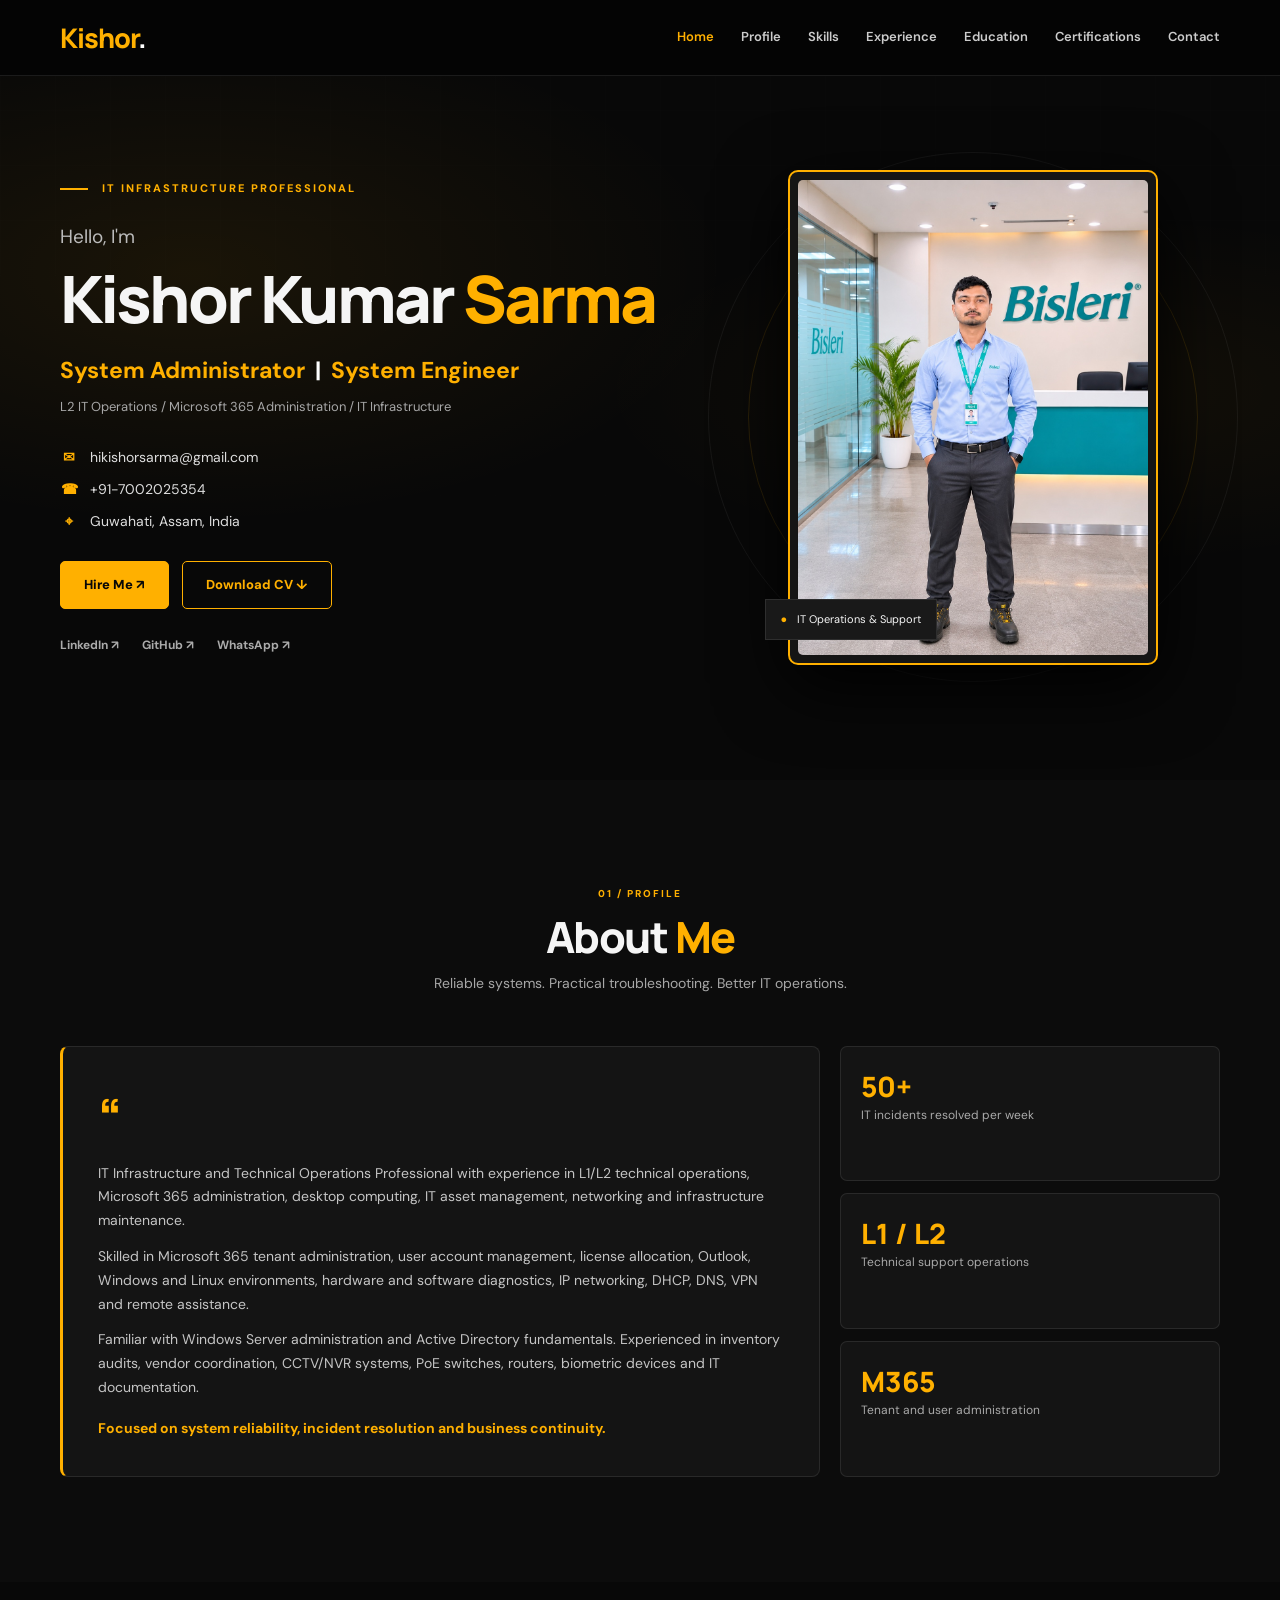
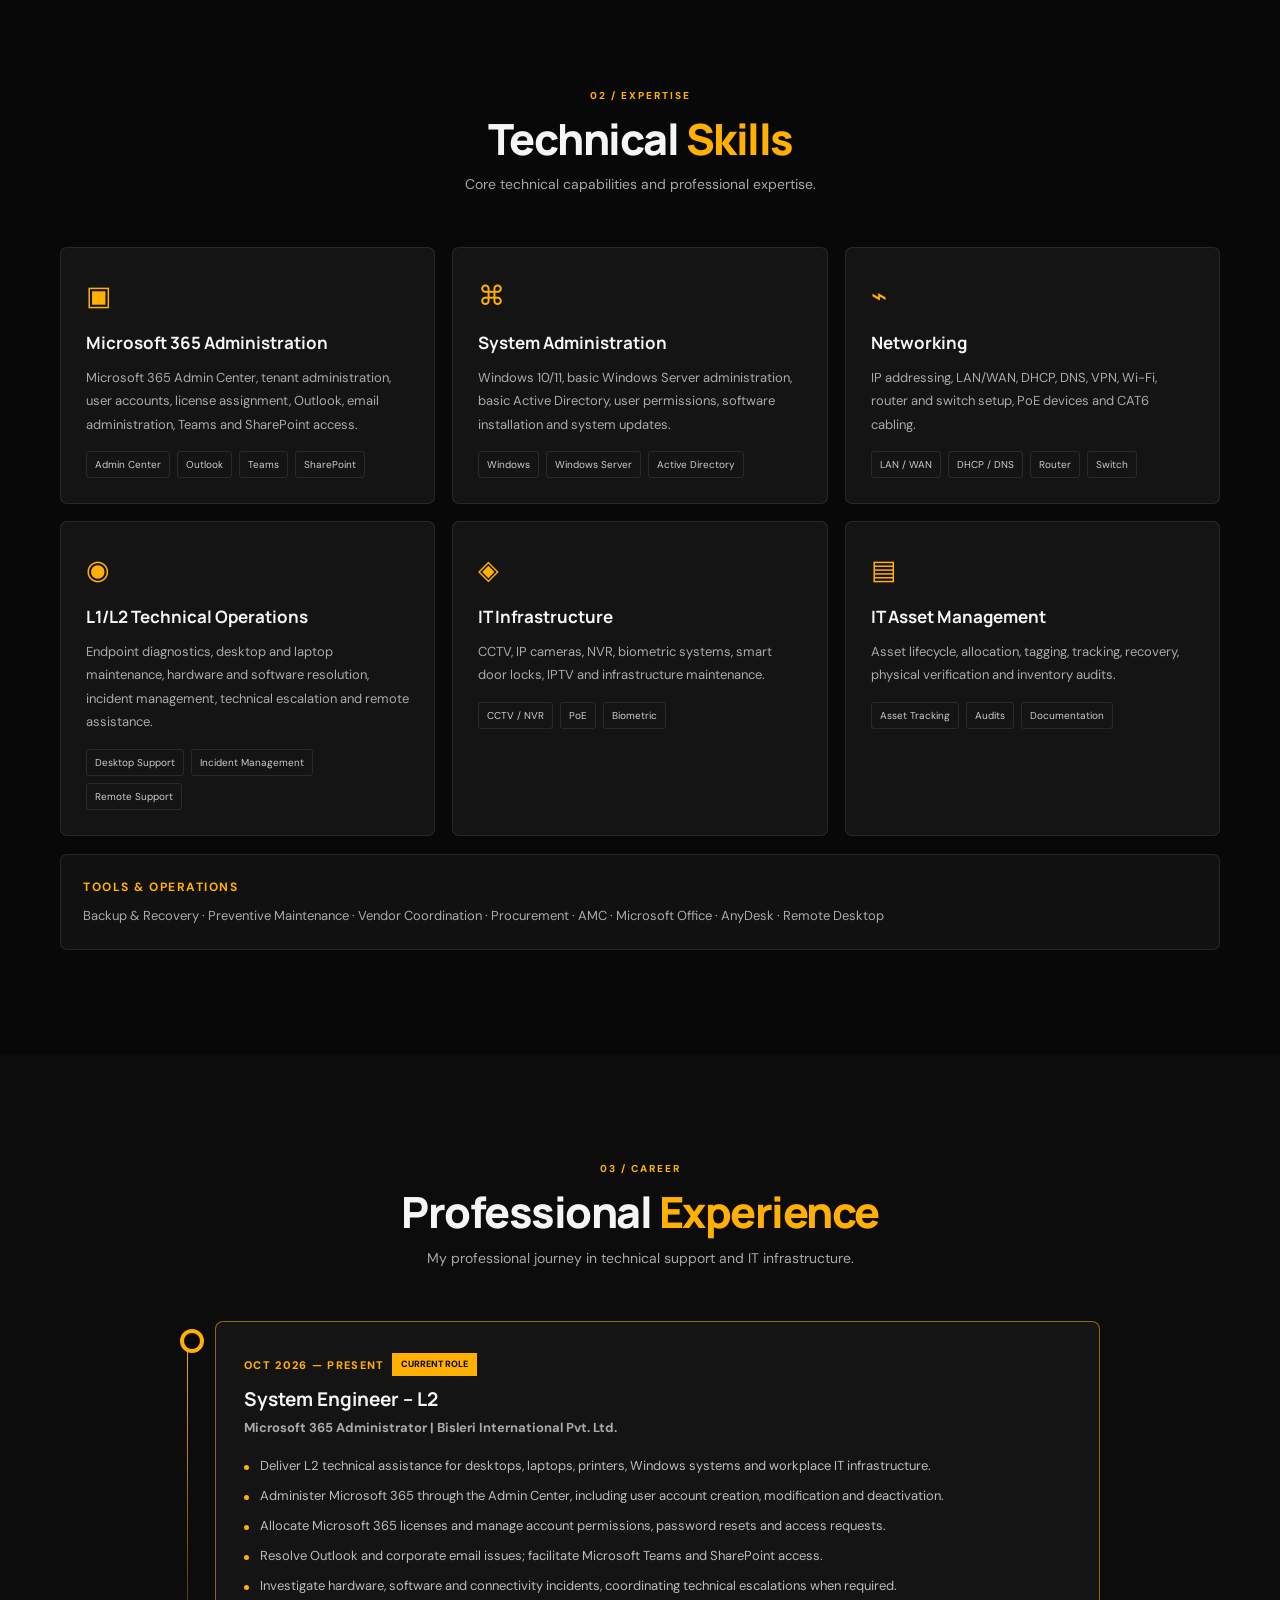
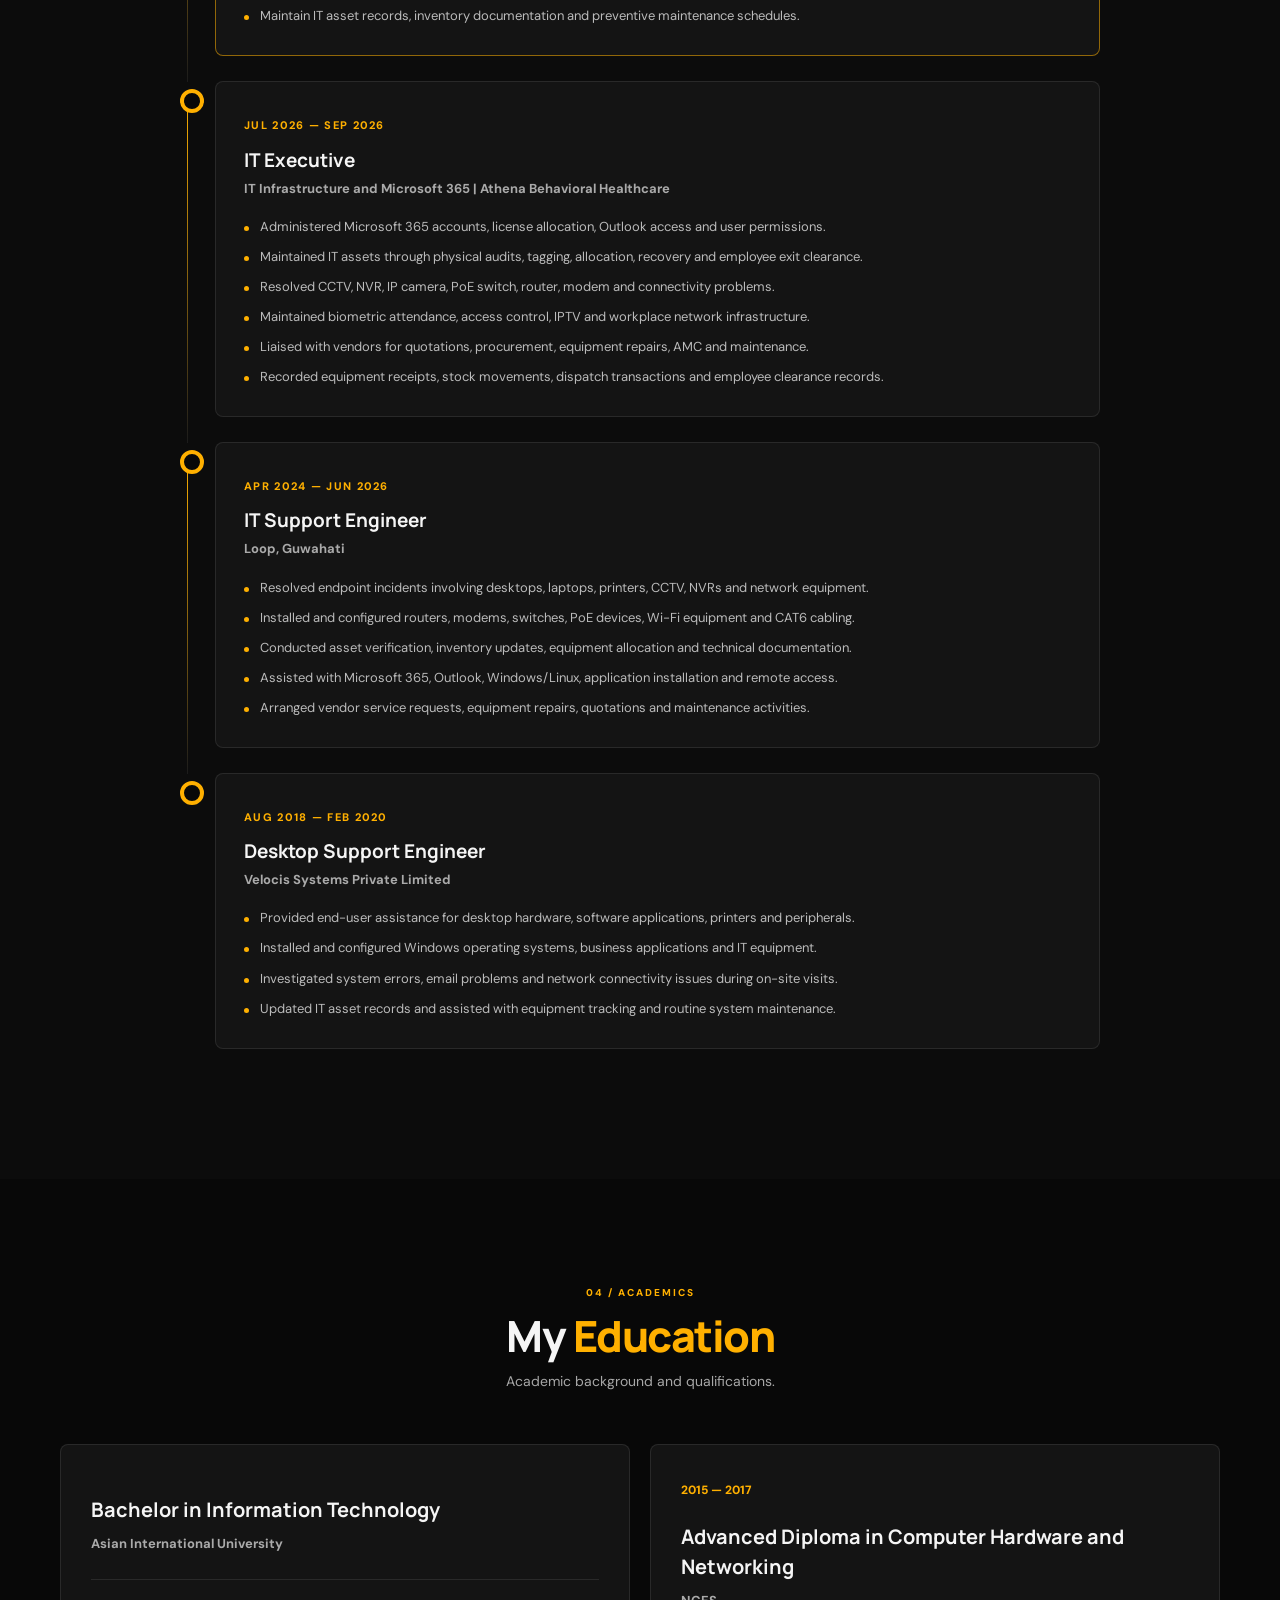
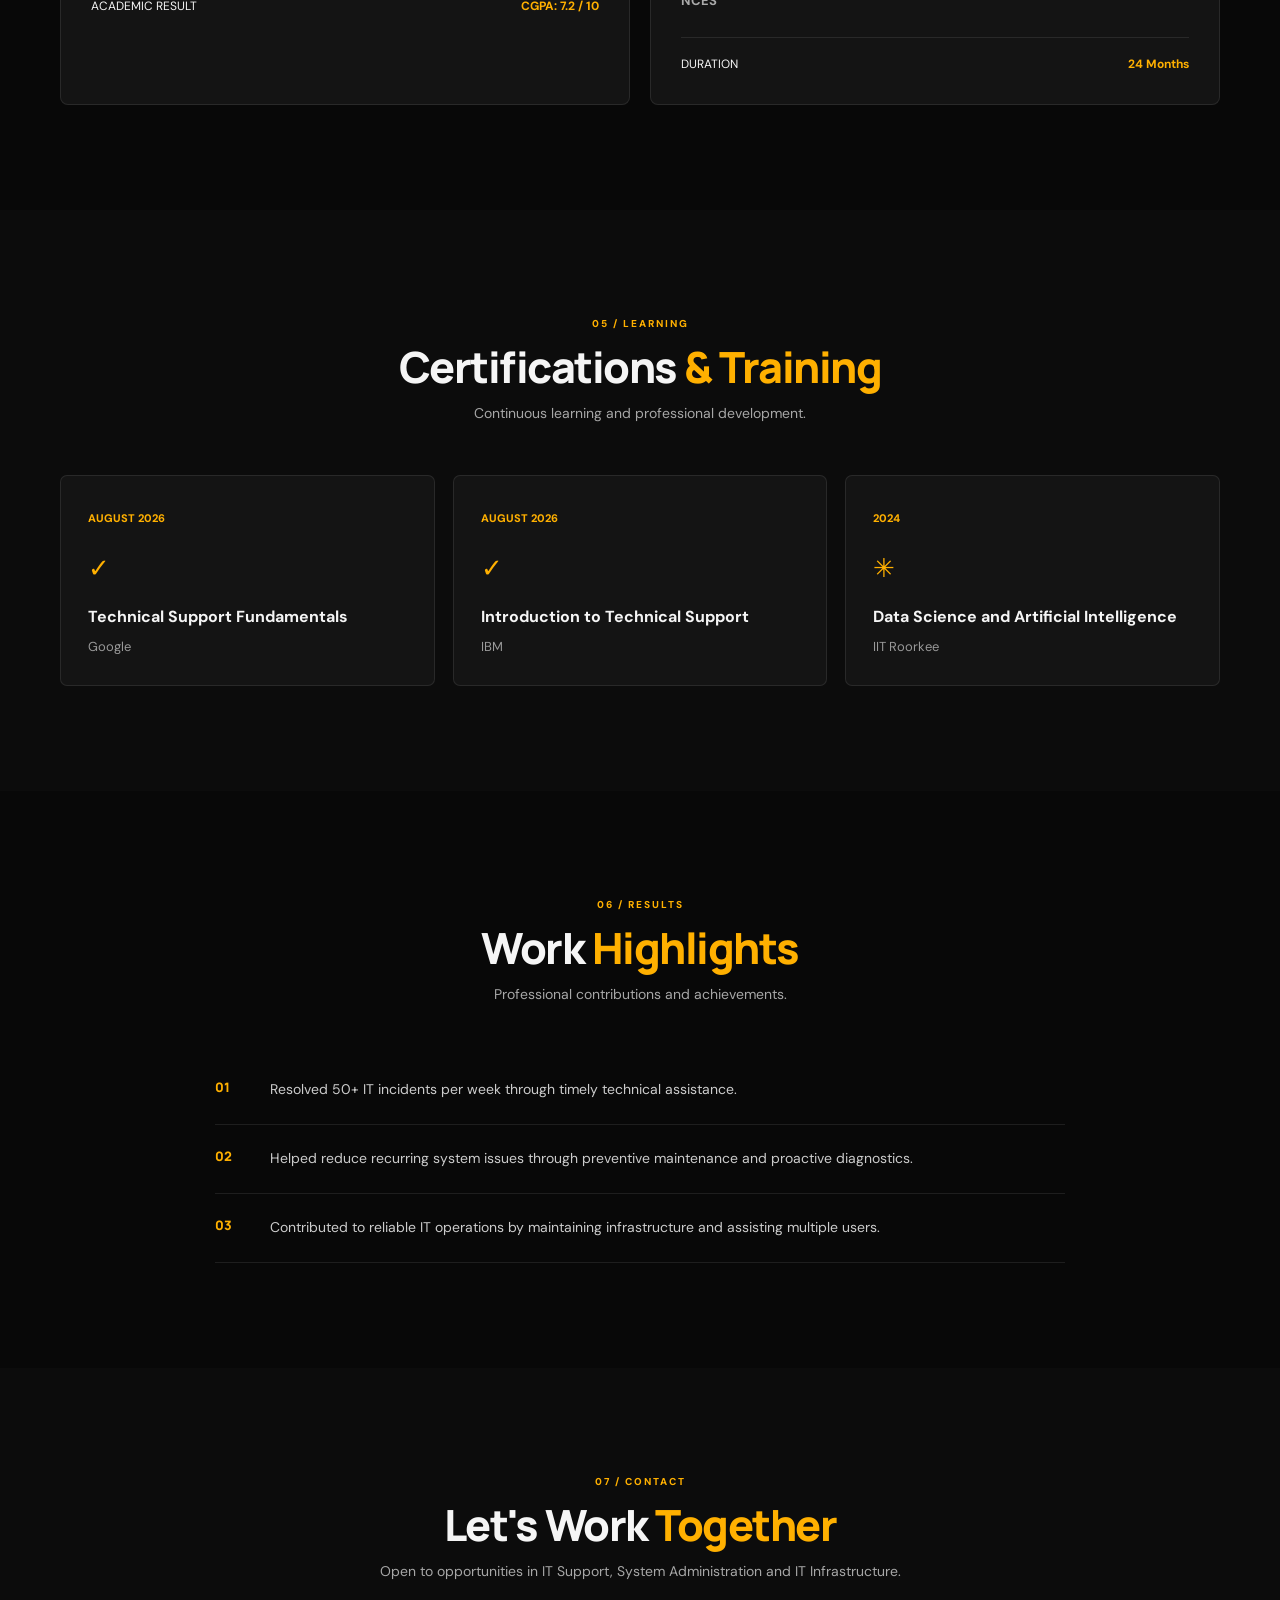
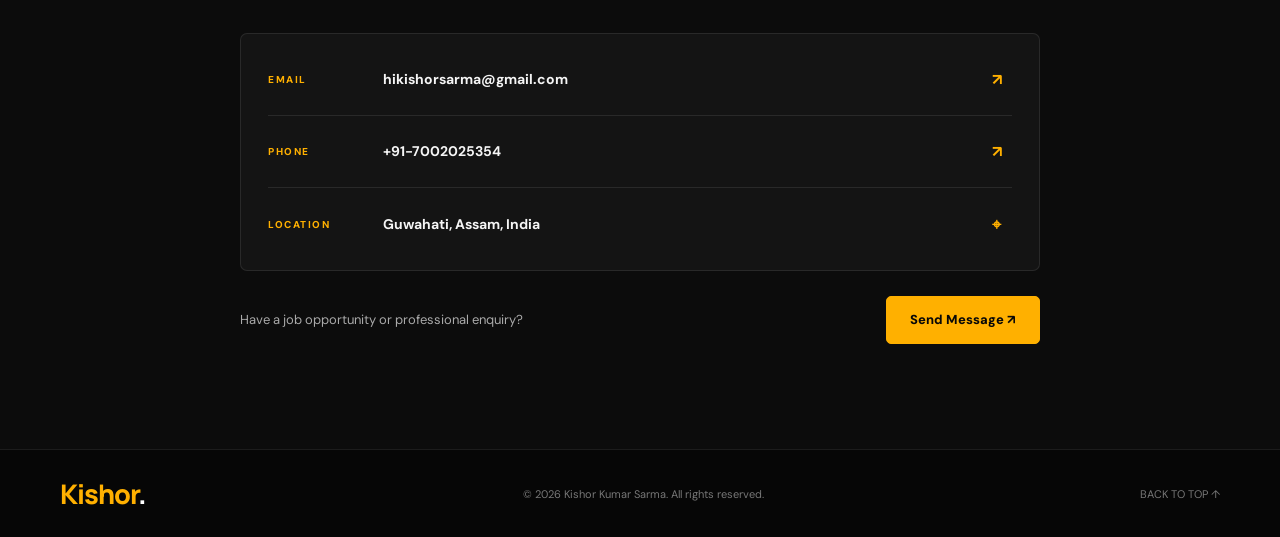
<file: index.html>
<!DOCTYPE html>
<html lang="en">
<head>
<meta charset="UTF-8">
<meta name="viewport" content="width=device-width, initial-scale=1.0">
<meta name="description" content="Kishor Kumar Sarma — IT Infrastructure Professional, System Administrator and System Engineer.">
<meta name="theme-color" content="#080808">
<title>Kishor Kumar Sarma | IT Infrastructure Portfolio</title>
<link rel="preconnect" href="https://fonts.googleapis.com">
<link rel="preconnect" href="https://fonts.gstatic.com" crossorigin>
<link href="https://fonts.googleapis.com/css2?family=DM+Sans:wght@400;500;600;700&family=Manrope:wght@400;500;600;700;800&display=swap" rel="stylesheet">
<style>
:root{--bg:#080808;--panel:#141414;--gold:#ffb000;--white:#f5f5f5;--muted:#a7a7a7;--border:rgba(255,255,255,.09);--font:'DM Sans',sans-serif;--heading:'Manrope',sans-serif}
*{margin:0;padding:0;box-sizing:border-box}
html{scroll-behavior:smooth;scroll-padding-top:85px}
body{background:var(--bg);color:var(--white);font-family:var(--font);line-height:1.7;overflow-x:hidden}
a{color:inherit;text-decoration:none}
.container{width:min(1160px,calc(100% - 50px));margin:auto}
header{position:fixed;top:0;width:100%;z-index:100;background:rgba(5,5,5,.94);border-bottom:1px solid var(--border);backdrop-filter:blur(15px)}
.navbar{height:75px;display:flex;justify-content:space-between;align-items:center}
.logo{font:800 27px var(--heading);color:var(--gold);letter-spacing:-1px}.logo span{color:white}
.nav-links{display:flex;gap:27px;align-items:center}
.nav-links a{font-size:13px;color:#ccc;font-weight:600;transition:.3s}
.nav-links a:hover,.nav-links a.active{color:var(--gold)}
.menu-btn{display:none;border:0;background:transparent;color:var(--gold);font-size:28px;cursor:pointer}
.hero{min-height:780px;padding:145px 0 90px;display:flex;align-items:center;position:relative;background:radial-gradient(ellipse at 15% 35%,#ffb00013,transparent 35%),radial-gradient(ellipse at 85% 50%,#ffb0000c,transparent 32%),#080808}
.hero:before{content:"";position:absolute;inset:0;pointer-events:none;opacity:.16;background-image:linear-gradient(#ffffff0a 1px,transparent 1px),linear-gradient(90deg,#ffffff0a 1px,transparent 1px);background-size:55px 55px;mask-image:linear-gradient(black,transparent)}
.hero-grid{position:relative;display:grid;grid-template-columns:1.1fr .9fr;align-items:center;gap:60px}
.eyebrow{color:var(--gold);font-size:11px;letter-spacing:2px;font-weight:800;margin-bottom:23px}
.eyebrow span{display:inline-block;width:28px;height:2px;background:var(--gold);vertical-align:middle;margin-right:9px}
.hello{color:#bbb;font-size:19px}
.hero h1{font:800 clamp(42px,5.1vw,67px)/1.15 var(--heading);letter-spacing:-3px;margin:8px 0 17px}
.hero h1 em,.section-heading h2 em{font-style:normal;color:var(--gold)}
.hero h2{color:var(--gold);font-size:clamp(17px,2vw,23px);line-height:1.5}
.hero h2 span{color:white;padding:0 5px}
.hero-subtitle{font-size:13px;color:var(--muted);margin-top:8px}
.hero-details{display:grid;gap:8px;margin:28px 0}
.hero-details a,.hero-details p{font-size:14px;color:#ddd;display:flex;gap:12px;align-items:center}
.hero-details b{color:var(--gold);width:18px;text-align:center}
.buttons{display:flex;flex-wrap:wrap;gap:13px}
.btn{min-height:48px;padding:0 23px;display:inline-flex;align-items:center;justify-content:center;gap:12px;border:1px solid var(--gold);border-radius:5px;font-size:13px;font-weight:800;transition:.3s}
.btn-gold{background:var(--gold);color:#080808}.btn-outline{color:var(--gold);background:transparent}
.btn:hover{transform:translateY(-4px);box-shadow:0 10px 30px #ffb00022}
.social-links{display:flex;gap:23px;flex-wrap:wrap;margin-top:26px}
.social-links a{font-size:12px;font-weight:700;color:#aaa;transition:.3s}.social-links a:hover{color:var(--gold)}
.hero-photo{justify-self:center;width:min(370px,100%);position:relative}
.photo-frame{position:relative;z-index:2;height:495px;padding:8px;border:2px solid var(--gold);background:#151515;border-radius:10px;box-shadow:0 20px 70px #000}
.photo-frame img{width:100%;height:100%;display:block;object-fit:cover;object-position:center 35%;border-radius:5px}
.photo-label{position:absolute;bottom:23px;left:-25px;background:#191919;border:1px solid var(--border);padding:10px 15px;font-size:11px}
.photo-label span{color:var(--gold);margin-right:7px}
.photo-ring{position:absolute;width:450px;height:450px;top:22px;left:-40px;border:1px solid #ffb00022;border-radius:50%}
.photo-ring.second{width:530px;height:530px;top:-18px;left:-80px;border-color:#ffffff0e}
section.content-section{padding:105px 0}
.dark-section,.contact{background:#0c0c0c}
.section-heading{text-align:center;margin-bottom:50px}
.section-heading .number{color:var(--gold);font-size:10px;font-weight:800;letter-spacing:2px}
.section-heading h2{font:800 clamp(32px,4vw,43px)/1.25 var(--heading);letter-spacing:-1.5px;margin:8px 0}
.section-heading>p:last-child{color:var(--muted);font-size:14px}
.about-grid{display:grid;grid-template-columns:1.6fr .8fr;gap:20px}
.about-card{background:var(--panel);border:1px solid var(--border);border-left:3px solid var(--gold);padding:35px;border-radius:8px}
.about-card .quote{color:var(--gold);font:800 50px var(--heading)}
.about-card p{font-size:14px;color:#c5c5c5;margin:12px 0}
.about-card strong{display:block;font-size:14px;color:var(--gold);margin-top:17px}
.stats{display:grid;gap:12px}.stat-box{background:var(--panel);border:1px solid var(--border);border-radius:7px;padding:20px}
.stat-box h3{font:800 28px var(--heading);color:var(--gold)}.stat-box p{font-size:12px;color:#aaa}
.skills-grid{display:grid;grid-template-columns:repeat(3,1fr);gap:17px}
.skill-card{background:var(--panel);border:1px solid var(--border);border-radius:7px;padding:25px;min-height:250px;transition:.3s}
.skill-card:hover{transform:translateY(-6px);border-color:var(--gold);background:#191919}
.skill-icon{color:var(--gold);font-size:27px;margin-bottom:12px}
.skill-card h3{font:700 17px var(--heading);margin-bottom:12px}
.skill-card p{color:#aaa;font-size:13px;line-height:1.8}
.tags{display:flex;flex-wrap:wrap;gap:7px;margin-top:15px}
.tags span{font-size:10px;padding:4px 8px;border:1px solid var(--border);border-radius:3px;color:#ccc}
.tools-box{margin-top:18px;background:#111;border:1px solid var(--border);padding:22px;border-radius:7px}
.tools-box h3{color:var(--gold);font-size:12px;letter-spacing:1.5px;margin-bottom:8px}.tools-box p{font-size:13px;color:#aaa}
.timeline{max-width:920px;margin:auto;position:relative}
.job{position:relative;padding:0 0 25px 35px}
.job:before{content:"";position:absolute;left:7px;top:12px;bottom:-1px;width:1px;background:linear-gradient(var(--gold),#ffffff10)}
.job:last-child:before{display:none}
.job:after{content:"";position:absolute;left:0;top:8px;width:16px;height:16px;background:var(--bg);border:4px solid var(--gold);border-radius:50%}
.job-card{background:var(--panel);padding:28px;border:1px solid var(--border);border-radius:8px}
.job-card.current{border-color:#ffb00088}
.job-date{color:var(--gold);font-size:11px;font-weight:800;letter-spacing:1.3px}
.job-card h3{font:700 19px var(--heading);margin-top:9px}
.job-card h4{color:#aaa;font-size:13px;margin:5px 0 16px}
.current-badge{display:inline-block;font-size:9px;color:#090909;background:var(--gold);font-weight:800;padding:4px 9px;margin-left:8px;vertical-align:middle}
.job-card ul{list-style:none;display:grid;gap:8px}
.job-card li{position:relative;padding-left:16px;font-size:13px;color:#bbb}
.job-card li:before{content:"";position:absolute;top:10px;left:0;width:5px;height:5px;border-radius:50%;background:var(--gold)}
.education-grid{display:grid;grid-template-columns:repeat(2,1fr);gap:20px}
.education-card{background:var(--panel);border:1px solid var(--border);padding:30px;border-radius:8px;transition:.3s}
.education-card:hover{border-color:var(--gold);transform:translateY(-5px)}
.education-card .year{color:var(--gold);font-size:12px;font-weight:800}
.education-card h3{font:700 20px/1.5 var(--heading);margin:20px 0 8px}
.education-card h4{color:#aaa;font-size:13px}
.education-card .result{display:flex;justify-content:space-between;margin-top:24px;border-top:1px solid var(--border);padding-top:16px;font-size:12px}
.education-card .result b{color:var(--gold)}
.cert-grid{display:grid;grid-template-columns:repeat(3,1fr);gap:18px}
.cert-card{background:var(--panel);padding:27px;min-height:195px;border:1px solid var(--border);border-radius:7px;transition:.3s}
.cert-card:hover{border-color:var(--gold);transform:translateY(-5px)}
.cert-card .date{color:var(--gold);font-size:11px;font-weight:800}
.cert-card .icon{display:block;color:var(--gold);font-size:26px;margin:15px 0}
.cert-card h3{font-size:16px;line-height:1.5}.cert-card p{color:#999;font-size:13px;margin-top:7px}
.achievement-grid{max-width:850px;margin:auto}
.achievement{display:grid;grid-template-columns:40px 1fr;gap:15px;align-items:start;border-bottom:1px solid var(--border);padding:22px 0}
.achievement span{color:var(--gold);font:800 13px var(--heading)}.achievement p{font-size:14px;color:#ccc}
.contact-wrap{max-width:800px;margin:auto}
.contact-panel{background:var(--panel);border:1px solid var(--border);padding:10px 27px;border-radius:7px}
.contact-item{display:grid;grid-template-columns:100px 1fr 20px;align-items:center;gap:15px;min-height:72px;border-bottom:1px solid var(--border)}
.contact-item:last-child{border-bottom:0}
.contact-item span{color:var(--gold);font-size:10px;letter-spacing:1.5px;font-weight:800}
.contact-item b{font-size:14px;overflow-wrap:anywhere}.contact-item strong{color:var(--gold)}
.contact-bottom{margin-top:25px;display:flex;justify-content:space-between;gap:20px;align-items:center}
.contact-bottom p{color:#aaa;font-size:13px}
footer{padding:25px 0;background:#060606;border-top:1px solid var(--border)}
.footer-inner{display:flex;justify-content:space-between;align-items:center;gap:15px;flex-wrap:wrap}
.footer-inner p,.footer-inner a:last-child{color:#777;font-size:11px}
@media(max-width:1000px){.nav-links{gap:14px}.nav-links a{font-size:11px}.hero-grid{gap:30px}.skills-grid{grid-template-columns:repeat(2,1fr)}.photo-frame{height:445px}}
@media(max-width:760px){
.container{width:calc(100% - 38px)}.navbar{height:68px}.menu-btn{display:block}
.nav-links{position:absolute;top:68px;left:0;width:100%;background:#090909;display:none;flex-direction:column;align-items:stretch;gap:0;padding:10px 22px 20px;border-bottom:1px solid var(--border)}
.nav-links.open{display:flex}.nav-links a{padding:12px 0;border-bottom:1px solid #ffffff10;font-size:14px}
.hero{padding:115px 0 70px;min-height:auto}.hero-grid{grid-template-columns:1fr;text-align:center}
.eyebrow{text-align:center}.hero h1{font-size:clamp(39px,10vw,55px);letter-spacing:-2px}.hero h2{font-size:18px}
.hero-subtitle{font-size:11px}.hero-details{justify-items:center}.hero-details a,.hero-details p{font-size:13px}
.buttons,.social-links{justify-content:center}.hero-photo{width:min(310px,90%);margin:20px auto 0}
.photo-frame{height:410px}.photo-ring{width:380px;height:380px;left:-35px;top:20px}.photo-ring.second{width:440px;height:440px;left:-65px;top:-10px}
section.content-section{padding:78px 0}.section-heading{margin-bottom:35px}.section-heading h2{font-size:34px}
.about-grid,.education-grid{grid-template-columns:1fr}.about-card{padding:25px}.about-card p{font-size:13px}
.skills-grid,.cert-grid{grid-template-columns:1fr}.skill-card{min-height:auto}
.job{padding-left:28px}.job-card{padding:21px 18px}.job-card h3{font-size:17px}.job-card li{font-size:12px}
.contact-panel{padding:8px 14px}.contact-item{grid-template-columns:65px 1fr 15px;gap:8px}.contact-item b{font-size:12px}
.contact-bottom{flex-direction:column;align-items:flex-start}.footer-inner{flex-direction:column;text-align:center}
}
@media(prefers-reduced-motion:reduce){*,*:before,*:after{animation:none!important;scroll-behavior:auto!important;transition:none!important}}
</style>
</head>
<body>
<header>
<div class="container navbar">
<a href="#home" class="logo">Kishor<span>.</span></a>
<button class="menu-btn" id="menuBtn" aria-label="Toggle navigation" aria-expanded="false">☰</button>
<nav class="nav-links" id="navLinks">
<a href="#home">Home</a><a href="#about">Profile</a><a href="#skills">Skills</a><a href="#experience">Experience</a><a href="#education">Education</a><a href="#certifications">Certifications</a><a href="#contact">Contact</a>
</nav>
</div>
</header>
<main>
<section class="hero" id="home"><div class="container hero-grid">
<div class="hero-text">
<p class="eyebrow"><span></span> IT INFRASTRUCTURE PROFESSIONAL</p>
<p class="hello">Hello, I'm</p>
<h1>Kishor Kumar <em>Sarma</em></h1>
<h2>System Administrator <span>|</span> System Engineer</h2>
<p class="hero-subtitle">L2 IT Operations / Microsoft 365 Administration / IT Infrastructure</p>
<div class="hero-details">
<a href="mailto:hikishorsarma@gmail.com"><b>✉</b> hikishorsarma@gmail.com</a>
<a href="tel:+917002025354"><b>☎</b> +91-7002025354</a>
<p><b>⌖</b> Guwahati, Assam, India</p>
</div>
<div class="buttons"><a href="#contact" class="btn btn-gold">Hire Me ↗</a><a href="assets/Kishor_Kumar_Sarma_CV.pdf" target="_blank" rel="noopener" class="btn btn-outline">Download CV ↓</a></div>
<div class="social-links">
<a href="https://www.linkedin.com/in/kishor-kumar-sarma-927788288" target="_blank" rel="noopener">LinkedIn ↗</a>
<a href="https://github.com/Kishorkumarsarma" target="_blank" rel="noopener">GitHub ↗</a>
<a href="https://wa.me/917002025354" target="_blank" rel="noopener">WhatsApp ↗</a>
</div>
</div>
<div class="hero-photo"><div class="photo-ring"></div><div class="photo-ring second"></div>
<div class="photo-frame"><img src="assets/profile.jpg" alt="Kishor Kumar Sarma"><div class="photo-label"><span>●</span> IT Operations & Support</div></div>
</div>
</div></section>
<section class="content-section dark-section" id="about"><div class="container">
<div class="section-heading"><p class="number">01 / PROFILE</p><h2>About <em>Me</em></h2><p>Reliable systems. Practical troubleshooting. Better IT operations.</p></div>
<div class="about-grid"><article class="about-card"><div class="quote">“</div>
<p>IT Infrastructure and Technical Operations Professional with experience in L1/L2 technical operations, Microsoft 365 administration, desktop computing, IT asset management, networking and infrastructure maintenance.</p>
<p>Skilled in Microsoft 365 tenant administration, user account management, license allocation, Outlook, Windows and Linux environments, hardware and software diagnostics, IP networking, DHCP, DNS, VPN and remote assistance.</p>
<p>Familiar with Windows Server administration and Active Directory fundamentals. Experienced in inventory audits, vendor coordination, CCTV/NVR systems, PoE switches, routers, biometric devices and IT documentation.</p>
<strong>Focused on system reliability, incident resolution and business continuity.</strong>
</article>
<div class="stats"><div class="stat-box"><h3>50+</h3><p>IT incidents resolved per week</p></div><div class="stat-box"><h3>L1 / L2</h3><p>Technical support operations</p></div><div class="stat-box"><h3>M365</h3><p>Tenant and user administration</p></div></div>
</div></div></section>
<section class="content-section" id="skills"><div class="container">
<div class="section-heading"><p class="number">02 / EXPERTISE</p><h2>Technical <em>Skills</em></h2><p>Core technical capabilities and professional expertise.</p></div>
<div class="skills-grid">
<article class="skill-card"><div class="skill-icon">▣</div><h3>Microsoft 365 Administration</h3><p>Microsoft 365 Admin Center, tenant administration, user accounts, license assignment, Outlook, email administration, Teams and SharePoint access.</p><div class="tags"><span>Admin Center</span><span>Outlook</span><span>Teams</span><span>SharePoint</span></div></article>
<article class="skill-card"><div class="skill-icon">⌘</div><h3>System Administration</h3><p>Windows 10/11, basic Windows Server administration, basic Active Directory, user permissions, software installation and system updates.</p><div class="tags"><span>Windows</span><span>Windows Server</span><span>Active Directory</span></div></article>
<article class="skill-card"><div class="skill-icon">⌁</div><h3>Networking</h3><p>IP addressing, LAN/WAN, DHCP, DNS, VPN, Wi-Fi, router and switch setup, PoE devices and CAT6 cabling.</p><div class="tags"><span>LAN / WAN</span><span>DHCP / DNS</span><span>Router</span><span>Switch</span></div></article>
<article class="skill-card"><div class="skill-icon">◉</div><h3>L1/L2 Technical Operations</h3><p>Endpoint diagnostics, desktop and laptop maintenance, hardware and software resolution, incident management, technical escalation and remote assistance.</p><div class="tags"><span>Desktop Support</span><span>Incident Management</span><span>Remote Support</span></div></article>
<article class="skill-card"><div class="skill-icon">◈</div><h3>IT Infrastructure</h3><p>CCTV, IP cameras, NVR, biometric systems, smart door locks, IPTV and infrastructure maintenance.</p><div class="tags"><span>CCTV / NVR</span><span>PoE</span><span>Biometric</span></div></article>
<article class="skill-card"><div class="skill-icon">▤</div><h3>IT Asset Management</h3><p>Asset lifecycle, allocation, tagging, tracking, recovery, physical verification and inventory audits.</p><div class="tags"><span>Asset Tracking</span><span>Audits</span><span>Documentation</span></div></article>
</div>
<div class="tools-box"><h3>TOOLS & OPERATIONS</h3><p>Backup & Recovery · Preventive Maintenance · Vendor Coordination · Procurement · AMC · Microsoft Office · AnyDesk · Remote Desktop</p></div>
</div></section>
<section class="content-section dark-section" id="experience"><div class="container">
<div class="section-heading"><p class="number">03 / CAREER</p><h2>Professional <em>Experience</em></h2><p>My professional journey in technical support and IT infrastructure.</p></div>
<div class="timeline">
<article class="job"><div class="job-card current"><span class="job-date">OCT 2026 — PRESENT</span><span class="current-badge">CURRENT ROLE</span><h3>System Engineer – L2</h3><h4>Microsoft 365 Administrator | Bisleri International Pvt. Ltd.</h4><ul>
<li>Deliver L2 technical assistance for desktops, laptops, printers, Windows systems and workplace IT infrastructure.</li>
<li>Administer Microsoft 365 through the Admin Center, including user account creation, modification and deactivation.</li>
<li>Allocate Microsoft 365 licenses and manage account permissions, password resets and access requests.</li>
<li>Resolve Outlook and corporate email issues; facilitate Microsoft Teams and SharePoint access.</li>
<li>Investigate hardware, software and connectivity incidents, coordinating technical escalations when required.</li>
<li>Maintain IT asset records, inventory documentation and preventive maintenance schedules.</li></ul></div></article>
<article class="job"><div class="job-card"><span class="job-date">JUL 2026 — SEP 2026</span><h3>IT Executive</h3><h4>IT Infrastructure and Microsoft 365 | Athena Behavioral Healthcare</h4><ul>
<li>Administered Microsoft 365 accounts, license allocation, Outlook access and user permissions.</li>
<li>Maintained IT assets through physical audits, tagging, allocation, recovery and employee exit clearance.</li>
<li>Resolved CCTV, NVR, IP camera, PoE switch, router, modem and connectivity problems.</li>
<li>Maintained biometric attendance, access control, IPTV and workplace network infrastructure.</li>
<li>Liaised with vendors for quotations, procurement, equipment repairs, AMC and maintenance.</li>
<li>Recorded equipment receipts, stock movements, dispatch transactions and employee clearance records.</li></ul></div></article>
<article class="job"><div class="job-card"><span class="job-date">APR 2024 — JUN 2026</span><h3>IT Support Engineer</h3><h4>Loop, Guwahati</h4><ul>
<li>Resolved endpoint incidents involving desktops, laptops, printers, CCTV, NVRs and network equipment.</li>
<li>Installed and configured routers, modems, switches, PoE devices, Wi-Fi equipment and CAT6 cabling.</li>
<li>Conducted asset verification, inventory updates, equipment allocation and technical documentation.</li>
<li>Assisted with Microsoft 365, Outlook, Windows/Linux, application installation and remote access.</li>
<li>Arranged vendor service requests, equipment repairs, quotations and maintenance activities.</li></ul></div></article>
<article class="job"><div class="job-card"><span class="job-date">AUG 2018 — FEB 2020</span><h3>Desktop Support Engineer</h3><h4>Velocis Systems Private Limited</h4><ul>
<li>Provided end-user assistance for desktop hardware, software applications, printers and peripherals.</li>
<li>Installed and configured Windows operating systems, business applications and IT equipment.</li>
<li>Investigated system errors, email problems and network connectivity issues during on-site visits.</li>
<li>Updated IT asset records and assisted with equipment tracking and routine system maintenance.</li></ul></div></article>
</div></div></section>
<section class="content-section" id="education"><div class="container">
<div class="section-heading"><p class="number">04 / ACADEMICS</p><h2>My <em>Education</em></h2><p>Academic background and qualifications.</p></div>
<div class="education-grid">
<article class="education-card"><span class="year"></span><h3>Bachelor in Information Technology</h3><h4>Asian International University</h4><div class="result"><span>ACADEMIC RESULT</span><b>CGPA: 7.2 / 10</b></div></article>
<article class="education-card"><span class="year">2015 — 2017</span><h3>Advanced Diploma in Computer Hardware and Networking</h3><h4>NCES</h4><div class="result"><span>DURATION</span><b>24 Months</b></div></article>
</div></div></section>
<section class="content-section dark-section" id="certifications"><div class="container">
<div class="section-heading"><p class="number">05 / LEARNING</p><h2>Certifications <em>& Training</em></h2><p>Continuous learning and professional development.</p></div>
<div class="cert-grid">
<article class="cert-card"><span class="date">AUGUST 2026</span><span class="icon">✓</span><h3>Technical Support Fundamentals</h3><p>Google</p></article>
<article class="cert-card"><span class="date">AUGUST 2026</span><span class="icon">✓</span><h3>Introduction to Technical Support</h3><p>IBM</p></article>
<article class="cert-card"><span class="date">2024</span><span class="icon">✳</span><h3>Data Science and Artificial Intelligence</h3><p>IIT Roorkee</p></article>
</div></div></section>
<section class="content-section" id="achievements"><div class="container">
<div class="section-heading"><p class="number">06 / RESULTS</p><h2>Work <em>Highlights</em></h2><p>Professional contributions and achievements.</p></div>
<div class="achievement-grid">
<div class="achievement"><span>01</span><p>Resolved 50+ IT incidents per week through timely technical assistance.</p></div>
<div class="achievement"><span>02</span><p>Helped reduce recurring system issues through preventive maintenance and proactive diagnostics.</p></div>
<div class="achievement"><span>03</span><p>Contributed to reliable IT operations by maintaining infrastructure and assisting multiple users.</p></div>
</div></div></section>
<section class="content-section contact" id="contact"><div class="container contact-wrap">
<div class="section-heading"><p class="number">07 / CONTACT</p><h2>Let's Work <em>Together</em></h2><p>Open to opportunities in IT Support, System Administration and IT Infrastructure.</p></div>
<div class="contact-panel">
<a class="contact-item" href="mailto:hikishorsarma@gmail.com"><span>EMAIL</span><b>hikishorsarma@gmail.com</b><strong>↗</strong></a>
<a class="contact-item" href="tel:+917002025354"><span>PHONE</span><b>+91-7002025354</b><strong>↗</strong></a>
<div class="contact-item"><span>LOCATION</span><b>Guwahati, Assam, India</b><strong>⌖</strong></div>
</div>
<div class="contact-bottom"><p>Have a job opportunity or professional enquiry?</p><a class="btn btn-gold" href="mailto:hikishorsarma@gmail.com?subject=Professional%20Opportunity">Send Message ↗</a></div>
</div></section>
</main>
<footer><div class="container footer-inner"><a href="#home" class="logo">Kishor<span>.</span></a><p>© <span id="year"></span> Kishor Kumar Sarma. All rights reserved.</p><a href="#home">BACK TO TOP ↑</a></div></footer>
<script>
const menuBtn=document.getElementById("menuBtn");
const navLinks=document.getElementById("navLinks");
menuBtn.addEventListener("click",()=>{const open=navLinks.classList.toggle("open");menuBtn.textContent=open?"✕":"☰";menuBtn.setAttribute("aria-expanded",String(open));});
document.querySelectorAll(".nav-links a").forEach(link=>link.addEventListener("click",()=>{navLinks.classList.remove("open");menuBtn.textContent="☰";menuBtn.setAttribute("aria-expanded","false");}));
document.getElementById("year").textContent=new Date().getFullYear();
if("IntersectionObserver" in window){const observer=new IntersectionObserver(entries=>entries.forEach(entry=>{if(entry.isIntersecting){document.querySelectorAll(".nav-links a").forEach(link=>link.classList.toggle("active",link.getAttribute("href")==="#"+entry.target.id));}}),{rootMargin:"-30% 0px -60% 0px"});document.querySelectorAll("main section[id]").forEach(section=>observer.observe(section));}
</script>
</body>
</html>
</file>
